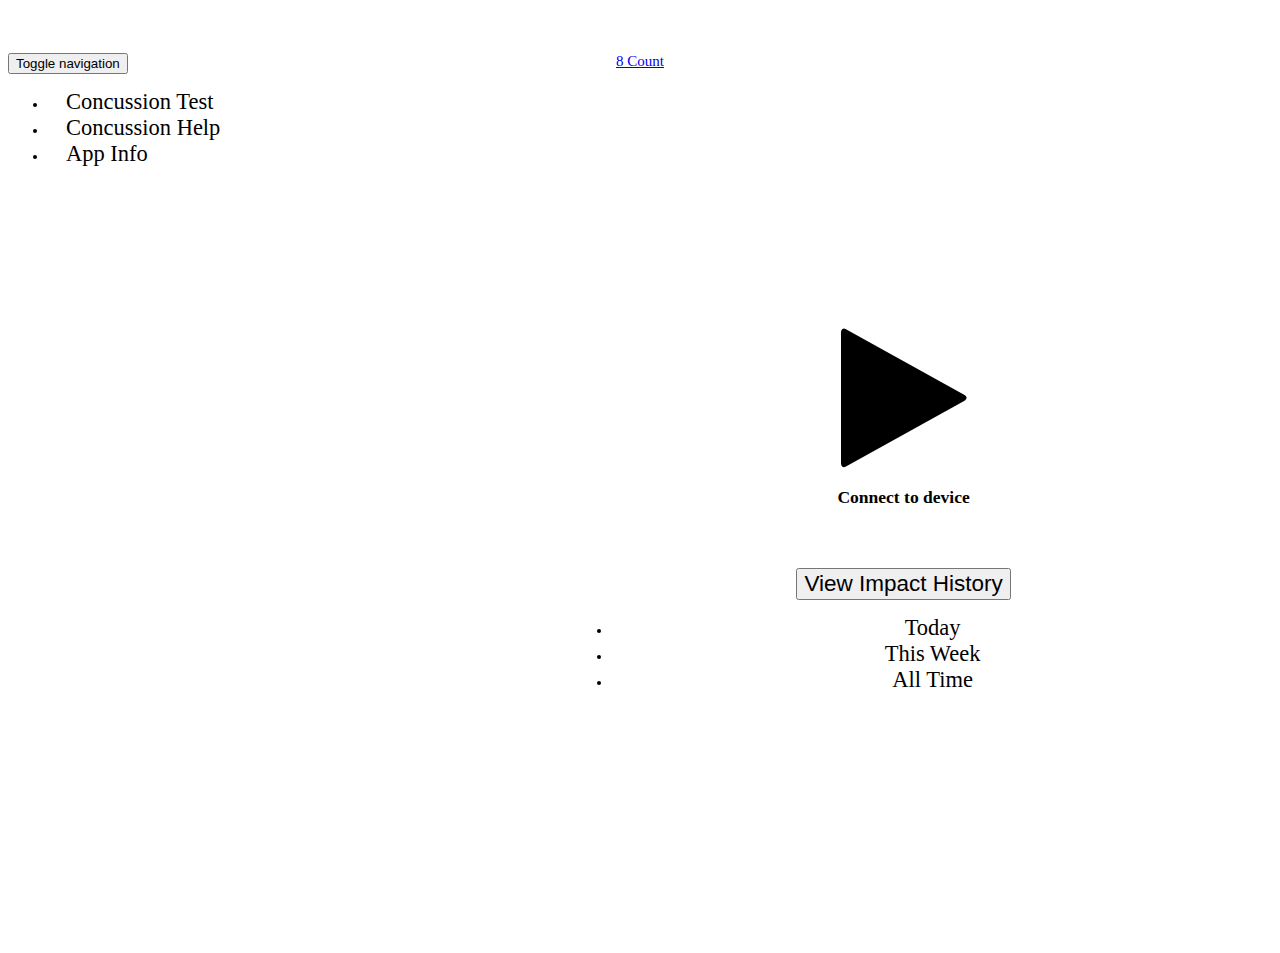
<file: index.html>
<!DOCTYPE html>
<html lang="en">
    <head>
        <meta charset="utf-8">
        <meta http-equiv="X-UA-Compatible" content="IE=edge">
        <meta name="viewport" content="width=device-width, initial-scale=1">
        <meta name="description" content="The landing page">
        <meta name="author" content="Joe Benassi">
    
        <title>8 Count</title>

        <link href="http://bootswatch.com/superhero/bootstrap.min.css" rel="stylesheet">
        <link href="css/index.css" rel="stylesheet">
        <link href="fonts/font-awesome-4.1.0/css/font-awesome.min.css" rel="stylesheet">

    </head>
    <body>
        <!--NAVBAR-->
        <nav class="navbar navbar-default navbar-fixed-top" role="navigation">
            <div class="navbar-header">
                <a class="navbar-brand" href="#">8 Count</a>
                <button type="button" class="navbar-toggle collapsed" data-toggle="collapse" data-target=".navbar-collapse">
                    <span class="sr-only">Toggle navigation</span>
                    <span class="icon-bar"></span>
                    <span class="icon-bar"></span>
                    <span class="icon-bar"></span>
                </button>
            </div>
            <div class="navbar-collapse collapse">
                <ul class="nav navbar-nav">
                    <li><span class="dropdown-item" href="#about">Concussion Test</span></li>
                    <li><span class="dropdown-item" href="#about">Concussion Help</span></li>
                    <li><span class="dropdown-item" href="#about">App Info</span></li>
                </ul>
            </div>
        </nav>

        <div class="centered-body">
            <!--CONNECTION TIMER-->
            <p id="connection_timer"></p>

            <!--CONNECTION STATUS ICON-->
            <button type="button" onclick="connectButtonClicked()" class="btn-invis" >
                <i id="connection_icon" class="fa fa-play fa-5x"></i>
            </button>

            <!--CONNECTION STATUS MESSAGE-->
            <h3 id="connection_status">sample connection status</h3>
            
            <!--IMPACT HISTORY DROPDOWN NAV MENU-->
            <div class="container" id="dropdown_menu_container">
                <div class="dropdown" id="dropdown_menu">
                    <button class="btn btn-default dropdown-toggle" type="button" id="dropdownMenu1" data-toggle="dropdown">
                        View Impact History
                        <span class="caret"></span>
                    </button>
                    <ul class="dropdown-menu" role="menu" aria-labelledby="dropdownMenu1">
                        <li role="presentation" onclick="todayClicked()"><span class="dropdown-item">  Today</span></li>
                        <li role="presentation" onclick="weekClicked()"><span tabindex="-1" class="dropdown-item">  This Week</span></li>
                        <li role="presentation" onclick="allTimeClicked()"><span tabindex="-1" class="dropdown-item">  All Time</span></li>
                    </ul>
                </div>
            </div>
        </div>

        <!-- Bootstrap core JavaScript
        ================================================== -->
        <!-- Placed at the end of the document so the pages load faster -->
        <script src="js/jquery-1.11.1.min.js"></script>
        <script src="js/bootstrap.min.js"></script>
        <script src="js/functionlib.js"></script>
        <script src="js/main.js"></script>
        <script src="js/ie10-viewport-bug-workaround.js"></script>
    </body>
</html>
</file>
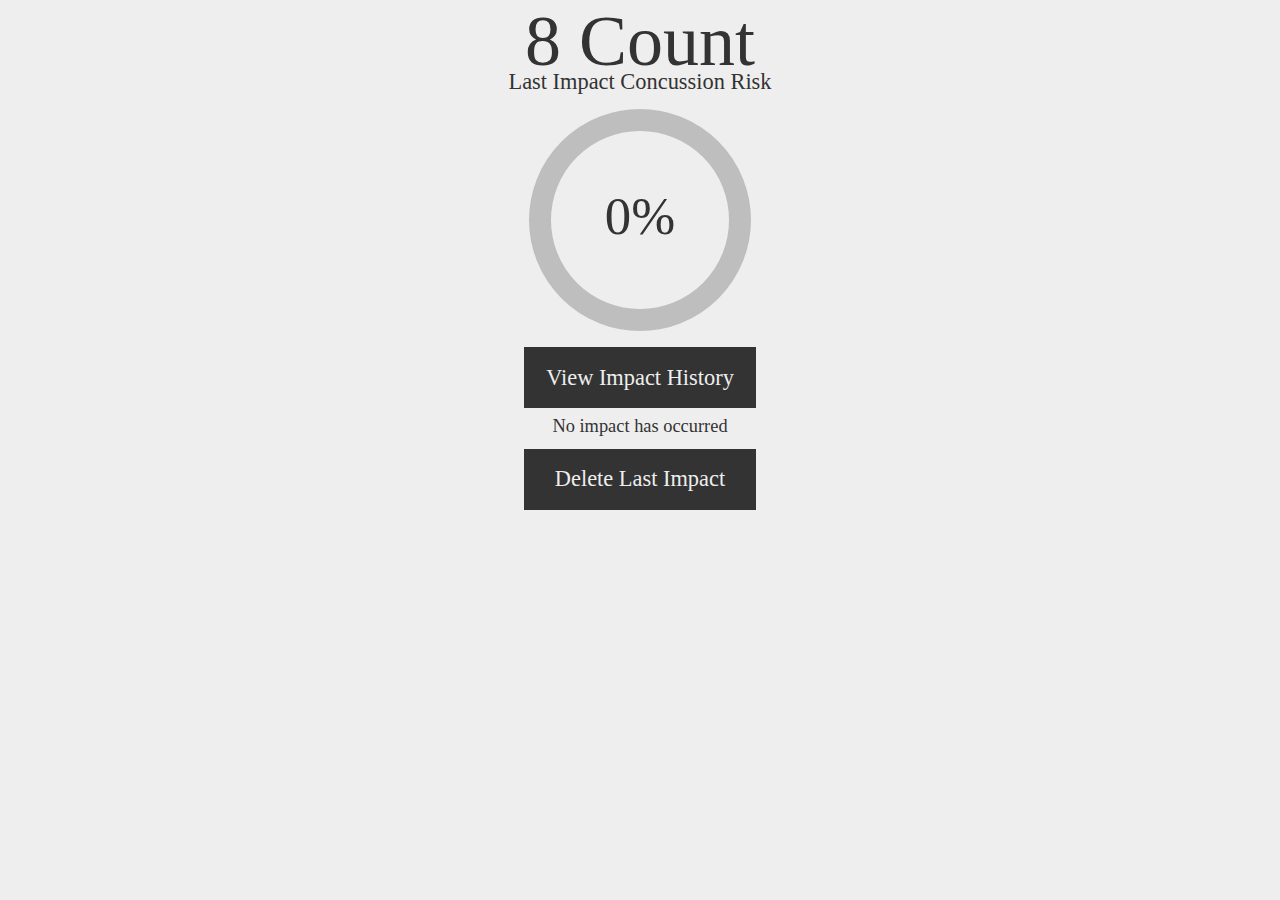
<file: MG1/www/index.html>
<!DOCTYPE html>
<html>
    <head>
        <meta http-equiv="content-type" content="text/html; charset=UTF-8">
        <meta name="viewport" content="width=device-width, initial-scale=1">
        <meta name="author" content="Joe Benassi">
        <meta charset="utf-8">
        <title>8 Count</title>
        <link rel="stylesheet" href="css/index.css"/>
        <script src="js/jquery-1.11.1.min.js"></script>
        <script src="js/jquery.classyloader.js"></script>
        <script src="js/functionlib.js"></script>
        <script src="js/main.js"></script>
    </head>
    <body>
        <div style="text-align:center;">
            <h1>8 Count</h1>
			<h2>Last Impact Concussion Risk</h2>
			<div>
                <!-- the progress bar -->
                <canvas class="riskMeter"></canvas> 
            </div>
            
            <div class="container">
                <!-- the button that lets users view their cumulative concussion risk -->
                <div class="row">
                    <a id="viewImpactHistoryButton" class="viewImpactHistoryButton" 
                       href="historypage.html">View Impact History</a> 
                </div>
                
                <!-- the text that displays when the last impact occurred -->
                <div class="row">
                    <div class="timeTicker" id="ticker">No impact has occurred</div>
                </div>
                
                <!-- the button that lets users ignore a faulty sensor reading -->
                <div class="row">
                    <button onclick="deleteLastImpactButtonClick()" id="deleteLastImpactButton" 
                            class="deleteLastImpactButton">Delete Last Impact</button>
                </div>

                <!-- @TODO: Add a visual 'heartbeat' that indicates to the user that impacts
                    are correctly being monitored. -->
            </div>
        </div>
    </body>
</html>
</file>
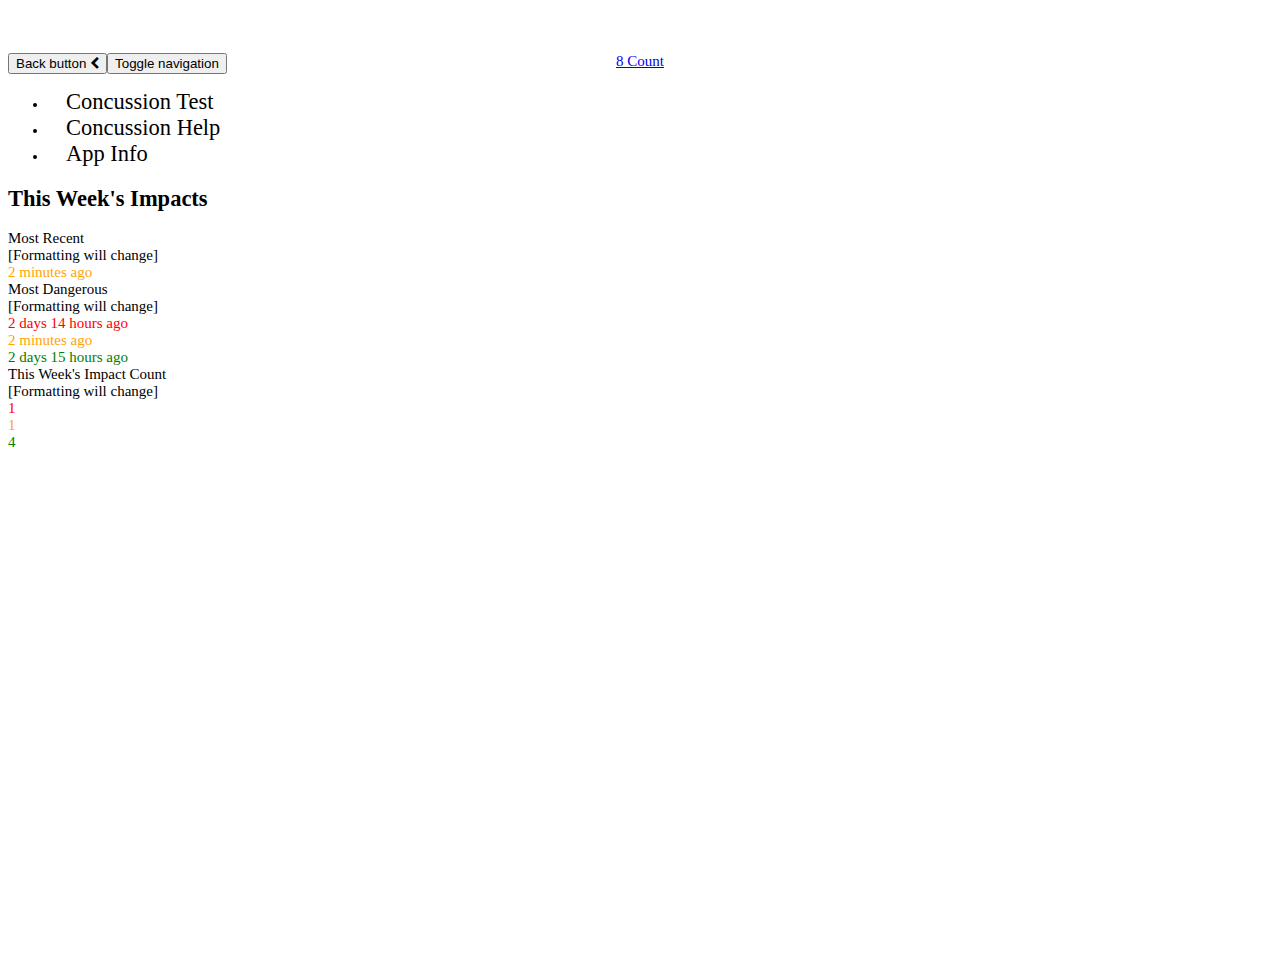
<file: historypage.html>
<!DOCTYPE html>
<html lang="en">
    <head>
        <meta charset="utf-8">
        <meta http-equiv="X-UA-Compatible" content="IE=edge">
        <meta name="viewport" content="width=device-width, initial-scale=1">
        <meta name="description" content="The impact history page">
        <meta name="author" content="Joe Benassi">
        
        <title>Impact History</title>
        
        <link href="http://bootswatch.com/superhero/bootstrap.min.css" rel="stylesheet">
        <link href="css/index.css" rel="stylesheet">
        <link href="fonts/font-awesome-4.1.0/css/font-awesome.min.css" rel="stylesheet">
        
    </head>
    <body>
        <!--NAVBAR-->
        <nav class="navbar navbar-default navbar-fixed-top" role="navigation">
            <div class="navbar-header pull-left">
                <button type="button" class="navbar-toggle collapsed" onclick="backButtonClicked()">
                    <span class="sr-only">Back button</span>
                    <i id="back_icon" class="fa fa-chevron-left fa-1x"></i>
                </button>
            </div>
            <div class="navbar-header">
                <a class="navbar-brand" href="index.html">8 Count</a>
                <button type="button" class="navbar-toggle collapsed" data-toggle="collapse" data-target=".navbar-collapse">
                    <span class="sr-only">Toggle navigation</span>
                    <span class="icon-bar"></span>
                    <span class="icon-bar"></span>
                    <span class="icon-bar"></span>
                </button>
            </div>
            <div class="navbar-collapse collapse">
                <ul class="nav navbar-nav">
                    <li><span class="dropdown-item" href="#about">Concussion Test</span></li>
                    <li><span class="dropdown-item" href="#about">Concussion Help</span></li>
                    <li><span class="dropdown-item" href="#about">App Info</span></li>
                </ul>
            </div>
        </nav>
        
        <!--PAGE HEADER-->
        <h2>This Week's Impacts</h2>
        
        <!--MOST RECENT PANEL-->
        <div class="panel panel-primary">
            <div class="panel-heading">
                <div clas="panel-title">
                    Most Recent
                </div>
            </div>
            <div class="panel-body" style="vertical-align:top">
                [Formatting will change]
                <span style="color:orange; display:block">2 minutes ago</span>
                <!--
                <div class="input-group">
                    <span class="input-group-addon" style="color:#FF0000">
                        <i class="fa fa-play fa-2x"></i>
                    </span>
                    <input class="form-control uneditable-input" placeholder="Username">
                </div>
                -->
            </div>
        </div>
        
        <!--MOST DANGEROUS PANEL-->
        <div class="panel panel-primary">
            <div class="panel-heading">
                <div clas="panel-title">
                    Most Dangerous
                </div>
            </div>
            <div class="panel-body">
                [Formatting will change]
                <span style="color:red; display:block">2 days 14 hours ago</span>
                <span style="color:orange; display:block">2 minutes ago</span>
                <span style="color:green; display:block">2 days 15 hours ago</span>
            </div>
        </div>
        
        <!--THIS WEEK'S COUNT PANEL-->
        <div class="panel panel-primary">
            <div class="panel-heading">
                <div clas="panel-title">
                    This Week's Impact Count
                </div>
            </div>
            <div class="panel-body">
                [Formatting will change]
                <span style="color:red; display:block">1</span>
                <span style="color:orange; display:block">1</span>
                <span style="color:green; display:block">4</span>
            </div>
        </div>
        
        <!-- Bootstrap core JavaScript
        ================================================== -->
        <!-- Placed at the end of the document so the pages load faster -->
        <script src="js/jquery-1.11.1.min.js"></script>
        <script src="js/bootstrap.min.js"></script>
        <script src="js/functionlib.js"></script>
        <script src="js/main.js"></script>
        <!-- IE10 viewport hack for Surface/desktop Windows 8 bug -->
        <script src="js/ie10-viewport-bug-workaround.js"></script>
      </body>
</html>
</file>
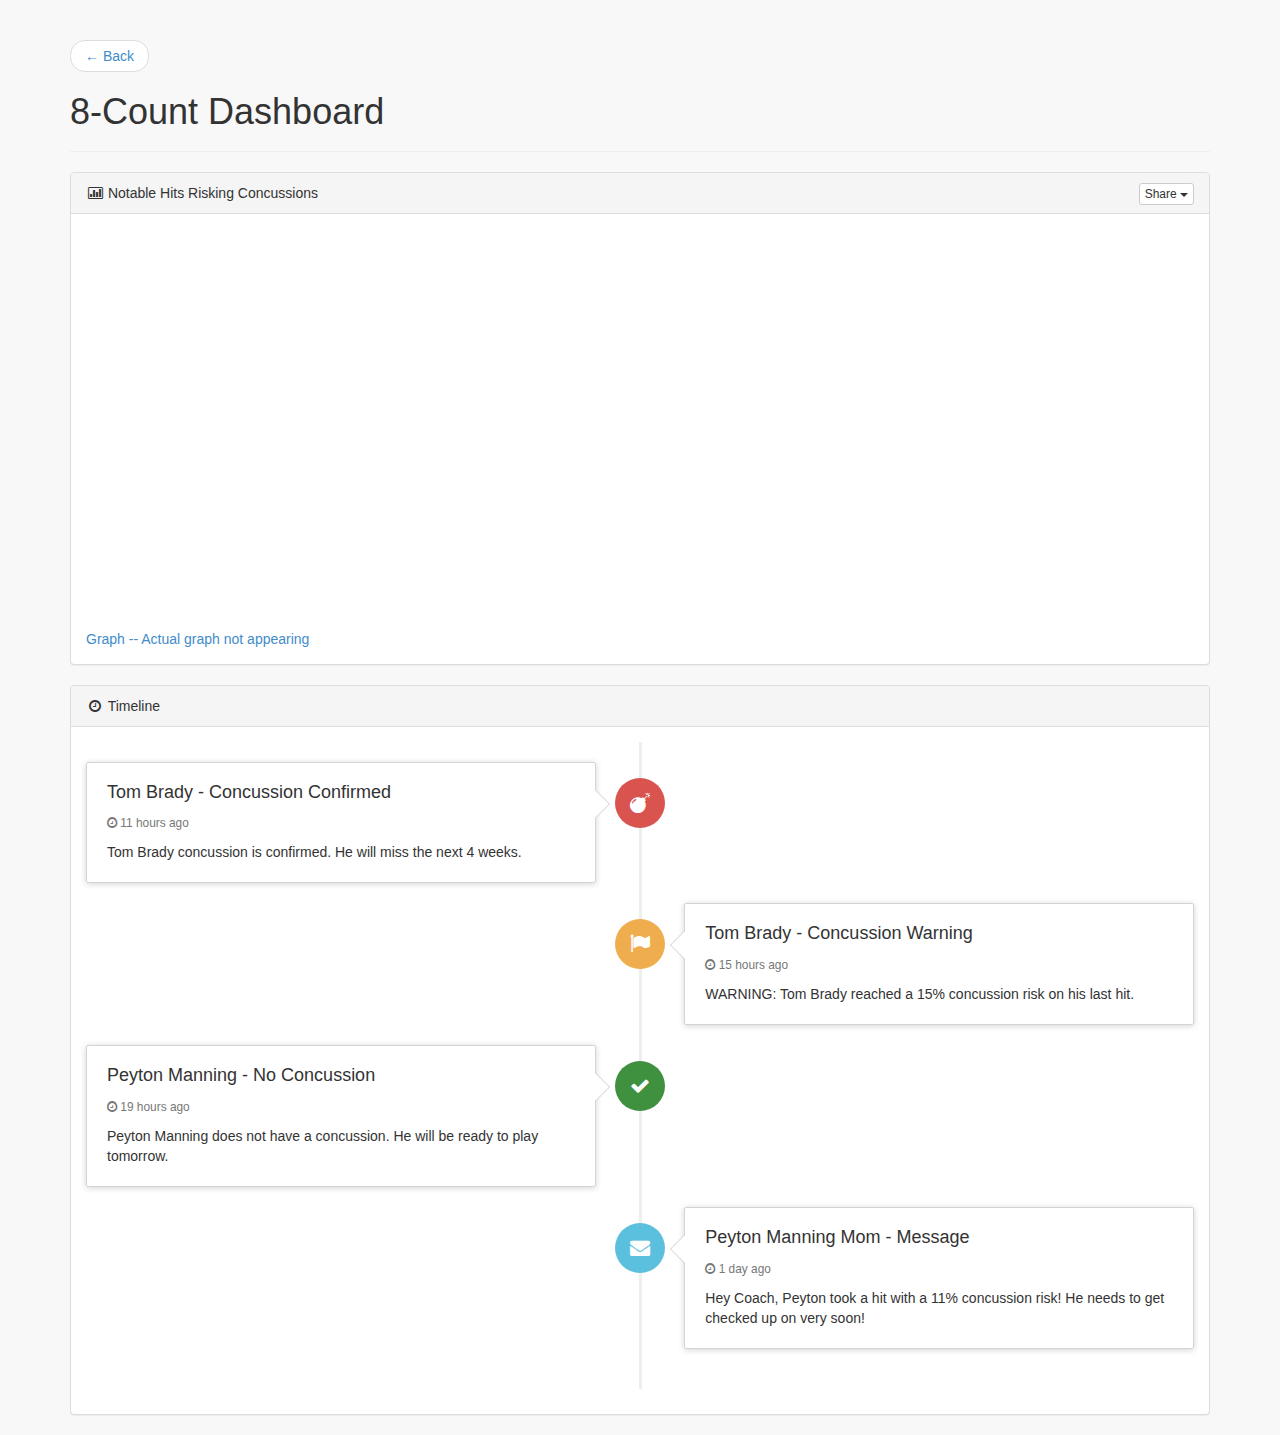
<file: MG1/www/dashboard.html>
<!DOCTYPE html>
<html lang="en">

<head>

    <meta charset="utf-8">
    <meta http-equiv="X-UA-Compatible" content="IE=edge">
    <meta name="viewport" content="width=device-width, initial-scale=1">
    <meta name="description" content="">
    <meta name="author" content="">

    <title>8-Count Dashboard</title>

    <!-- Bootstrap Core CSS -->
    <link href="css/bootstrap.min.css" rel="stylesheet">

    <!-- Timeline CSS -->
    <link href="css/timeline.css" rel="stylesheet">

    <!-- Custom CSS -->
    <link href="css/sb-admin-2.css" rel="stylesheet">

    <!-- Custom Fonts -->
    <link href="fonts/font-awesome-4.1.0/css/font-awesome.min.css" rel="stylesheet" type="text/css">

    <!-- HTML5 Shim and Respond.js IE8 support of HTML5 elements and media queries -->
    <!-- WARNING: Respond.js doesn't work if you view the page via file:// -->
    <!--[if lt IE 9]>
        <script src="https://oss.maxcdn.com/libs/html5shiv/3.7.0/html5shiv.js"></script>
        <script src="https://oss.maxcdn.com/libs/respond.js/1.4.2/respond.min.js"></script>
    <![endif]-->

</head>

<body>

    <div class="container">
        <div class="page-header">
            <ul class="pager">
                <li class="previous"><a href="index.html">&larr; Back</a></li>
            </ul>
            <h1>8-Count Dashboard</h1>
        </div>
        <!-- /.row -->
        <div class="row">
            <div class="col-lg-12">
                <div class="panel panel-default">
                    <div class="panel-heading">
                        <i class="fa fa-bar-chart-o fa-fw"></i> Notable Hits Risking Concussions
                        <div class="pull-right">
                            <div class="btn-group">
                                <button type="button" class="btn btn-default btn-xs dropdown-toggle" data-toggle="dropdown">
                                    Share
                                    <span class="caret"></span>
                                </button>
                                
                                <ul class="dropdown-menu pull-right" role="menu">
                                    <li><a href="#">Email</a>
                                    </li>
                                    <li><a href="#">Download</a>
                                    </li>
                                </ul>
                            </div>
                        </div>
                    </div>
                    <!-- /.panel-heading -->
                    <div class="panel-body">
                        <div class="flot-chart">
                            <div class="flot-chart-content" id="flot-line-chart"></div>
                        </div>
                        <a href="flot.html">Graph -- Actual graph not appearing</a>
                    </div>

                    <!-- /.panel-body -->
                </div>

                <!-- /.panel -->
                <div class="panel panel-default">
                    <div class="panel-heading">
                        <i class="fa fa-clock-o fa-fw"></i> Timeline
                    </div>
                    <!-- /.panel-heading -->
                    <div class="panel-body">
                        <ul class="timeline">
                            <li>
                                <div class="timeline-badge danger"><i class="fa fa-bomb"></i>
                                </div>
                                <div class="timeline-panel">
                                    <div class="timeline-heading">
                                        <h4 class="timeline-title">Tom Brady - Concussion Confirmed</h4>
                                        <p><small class="text-muted"><i class="fa fa-clock-o"></i> 11 hours ago</small></p>
                                    </div>
                                    <div class="timeline-body">
                                        <p>Tom Brady concussion is confirmed. He will miss the next 4 weeks.</p>
                                    </div>
                                </div>
                            </li>
                            <li class="timeline-inverted">
                                <div class="timeline-badge warning"><i class="fa fa-flag"></i>
                                </div>
                                <div class="timeline-panel">
                                    <div class="timeline-heading">
                                        <h4 class="timeline-title">Tom Brady - Concussion Warning</h4>
                                        <p><small class="text-muted"><i class="fa fa-clock-o"></i> 15 hours ago</small></p>
                                    </div>
                                    <div class="timeline-body">
                                        <p>WARNING: Tom Brady reached a 15% concussion risk on his last hit.</p>
                                    </div>
                                </div>
                            </li>
                            <li>
                                <div class="timeline-badge success"><i class="fa fa-check"></i>
                                </div>
                                <div class="timeline-panel">
                                    <div class="timeline-heading">
                                        <h4 class="timeline-title">Peyton Manning - No Concussion</h4>
                                        <p><small class="text-muted"><i class="fa fa-clock-o"></i> 19 hours ago</small></p>
                                    </div>
                                    <div class="timeline-body">
                                        <p>Peyton Manning does not have a concussion. He will be ready to play tomorrow.</p>
                                    </div>
                                </div>
                            </li>
                            <li class="timeline-inverted">
                                <div class="timeline-badge info"><i class="fa fa-envelope"></i>
                                </div>
                                <div class="timeline-panel">
                                    <div class="timeline-heading">
                                        <h4 class="timeline-title">Peyton Manning Mom - Message</h4>
                                        <p><small class="text-muted"><i class="fa fa-clock-o"></i> 1 day ago</small></p>
                                    </div>
                                    <div class="timeline-body">
                                        <p>Hey Coach, Peyton took a hit with a 11% concussion risk! He needs to get checked up on very soon!</p>
                                    </div>
                                </div>
                            </li>
                        </ul>
                    </div>
                    <!-- /.panel-body -->
                </div>
                <!-- /.panel -->
            </div>
            <!-- /.col-lg-8 -->
            
            
        </div>
        <!-- /.row -->

    </div>
    <!-- /.container -->

    <!-- jQuery Version 1.11.0 -->
    <script src="js/jquery-1.11.0.js"></script>

    <!-- Bootstrap Core JavaScript -->
    <script src="js/bootstrap.min.js"></script>

</body>

</html>
</file>
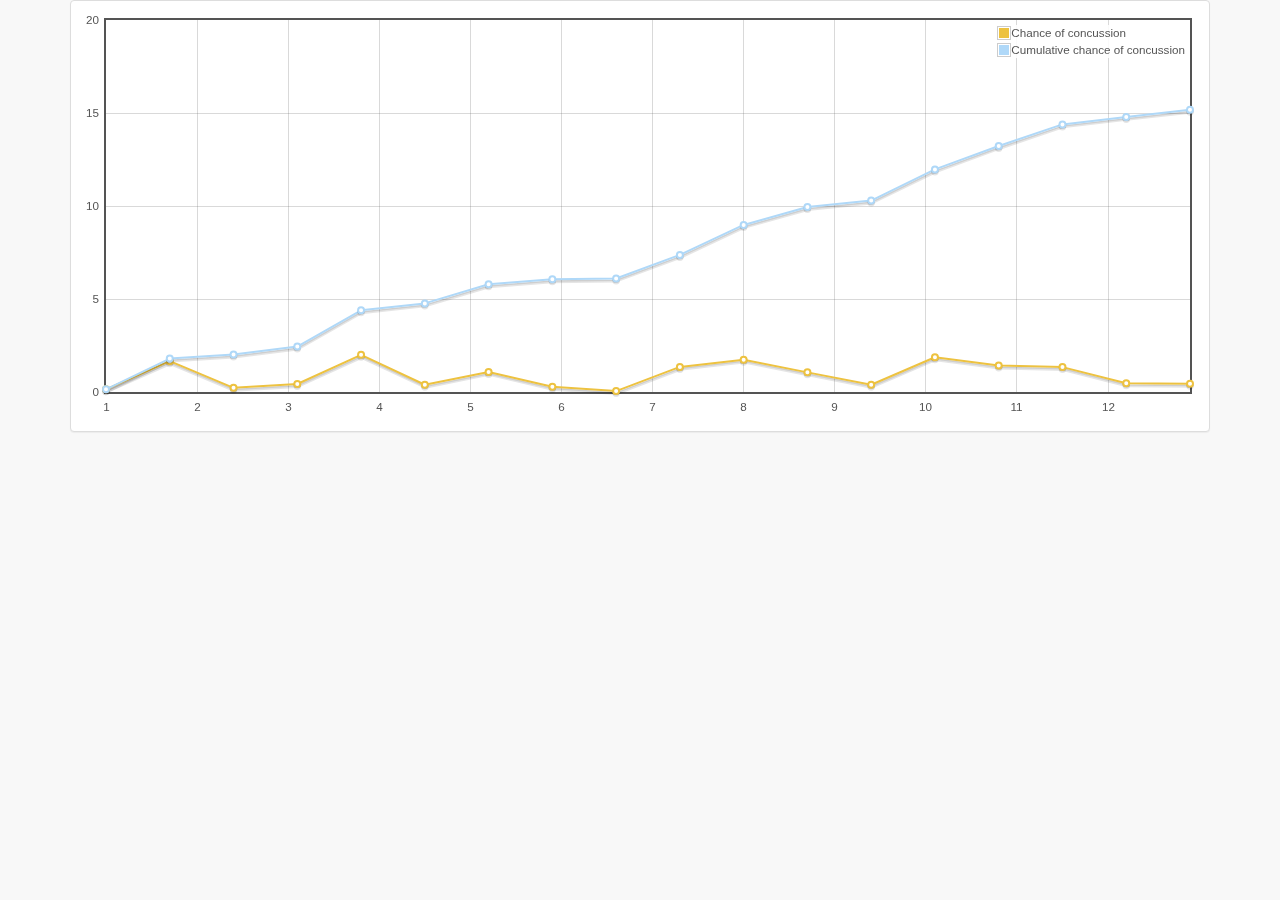
<file: MG1/www/flot.html>
<!DOCTYPE html>
<html lang="en">

<head>

    <meta charset="utf-8">
    <meta http-equiv="X-UA-Compatible" content="IE=edge">
    <meta name="viewport" content="width=device-width, initial-scale=1">
    <meta name="description" content="">
    <meta name="author" content="">

    <title>Flot Plot</title>

    <!-- Bootstrap Core CSS -->
    <link href="css/bootstrap.min.css" rel="stylesheet">

    <!-- Custom CSS -->
    <link href="css/sb-admin-2.css" rel="stylesheet">

    <!-- Custom Fonts -->
    <link href="fonts/font-awesome-4.1.0/css/font-awesome.min.css" rel="stylesheet" type="text/css">

    <!-- HTML5 Shim and Respond.js IE8 support of HTML5 elements and media queries -->
    <!-- WARNING: Respond.js doesn't work if you view the page via file:// -->
    <!--[if lt IE 9]>
        <script src="https://oss.maxcdn.com/libs/html5shiv/3.7.0/html5shiv.js"></script>
        <script src="https://oss.maxcdn.com/libs/respond.js/1.4.2/respond.min.js"></script>
    <![endif]-->

</head>

<body>

    <div class="container">
            <!-- /.row -->
            <div class="row">
                <div class="col-lg-12">
                    <div class="panel panel-default">
                        <div class="panel-body">
                            <div class="flot-chart">
                                <div class="flot-chart-content" id="flot-line-chart"></div>
                            </div>
                        </div>
                        <!-- /.panel-body -->
                    </div>
                    <!-- /.panel -->
                </div>
                <!-- /.col-lg-12 -->
                
                

                
<!--
                <div class="col-lg-6">
                    <div class="panel panel-default">
                        <div class="panel-heading">
                            Bar Chart Example
                        </div>
                        
                        <div class="panel-body">
                            <div class="flot-chart">
                                <div class="flot-chart-content" id="flot-bar-chart"></div>
                            </div>
                        </div>
                        
                    </div>
                </div>
            -->
                <!-- /.col-lg-6 -->
            </div>
            <!-- /.row -->

    </div>
    <!-- /#container -->

    <!-- jQuery Version 1.11.0 -->
    <script src="js/jquery-1.11.0.js"></script>

    <!-- Bootstrap Core JavaScript -->
    <script src="js/bootstrap.min.js"></script>

    <!-- Flot Charts JavaScript -->
    <script src="js/plugins/flot/excanvas.min.js"></script>
    <script src="js/plugins/flot/jquery.flot.js"></script>
    <script src="js/plugins/flot/jquery.flot.pie.js"></script>
    <script src="js/plugins/flot/jquery.flot.resize.js"></script>
    <script src="js/plugins/flot/jquery.flot.tooltip.min.js"></script>
    <script src="js/plugins/flot/flot-data.js"></script>

</body>

</html>
</file>
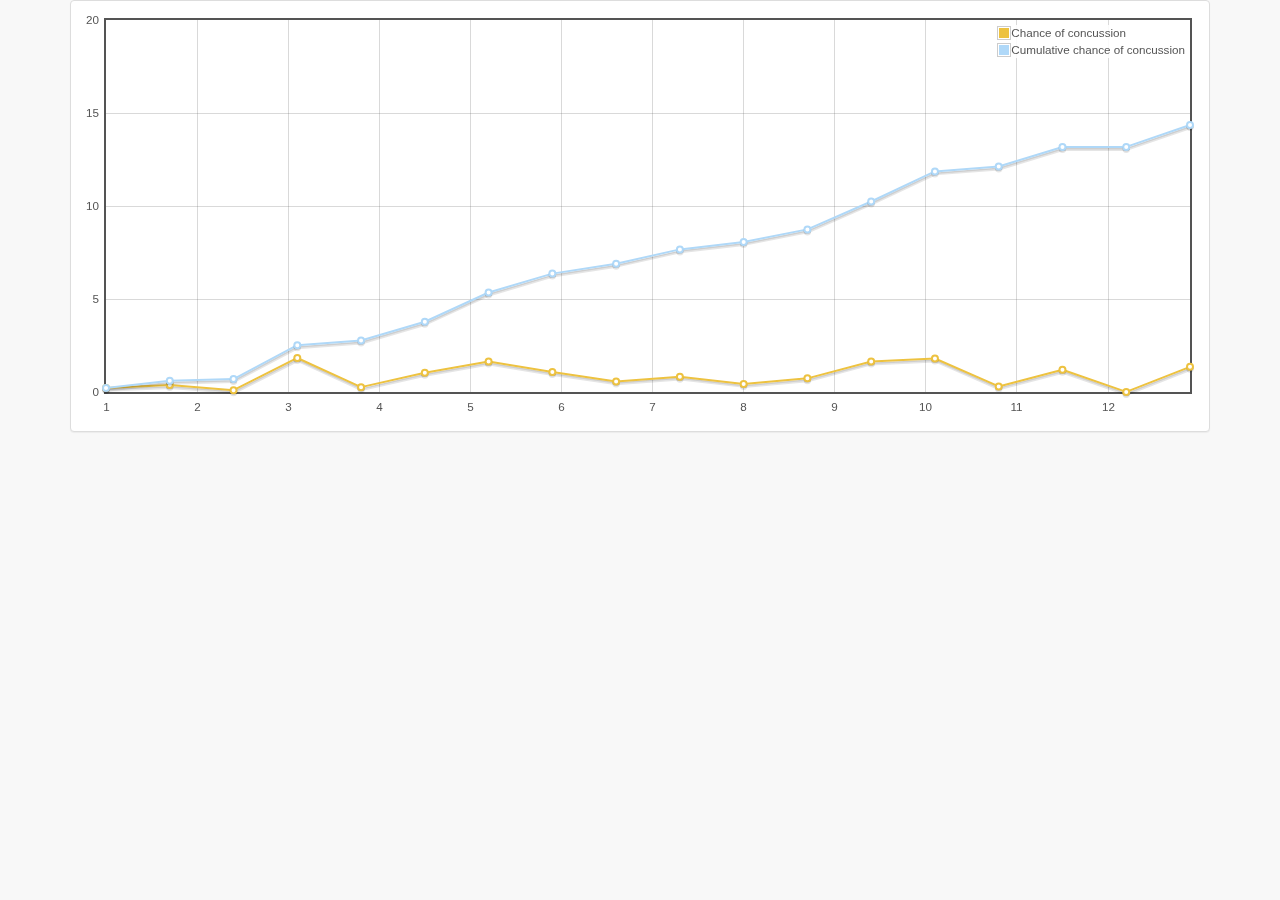
<file: MG1/www/historypage.html>
<!DOCTYPE html>
<html lang="en">

<head>

    <meta charset="utf-8">
    <meta http-equiv="X-UA-Compatible" content="IE=edge">
    <meta name="viewport" content="width=device-width, initial-scale=1">
    <meta name="description" content="">
    <meta name="author" content="Joe Benassi">

    <title>Flot Plot</title>

    <!-- Bootstrap Core CSS -->
    <link href="css/bootstrap.min.css" rel="stylesheet">

    <!-- Custom CSS -->
    <link href="css/sb-admin-2.css" rel="stylesheet">

    <!-- Custom Fonts -->
    <link href="fonts/font-awesome-4.1.0/css/font-awesome.min.css" rel="stylesheet" type="text/css">
    <script src="js/bootstrap.min.js"></script>
    <script src="js/main.js"></script>

    <!-- HTML5 Shim and Respond.js IE8 support of HTML5 elements and media queries -->
    <!-- WARNING: Respond.js doesn't work if you view the page via file:// -->
    <!--[if lt IE 9]>
        <script src="https://oss.maxcdn.com/libs/html5shiv/3.7.0/html5shiv.js"></script>
        <script src="https://oss.maxcdn.com/libs/respond.js/1.4.2/respond.min.js"></script>
    <![endif]-->

</head>

<body>

    <div class="container">
            <!-- /.row -->
            <div class="row">
                <div class="col-lg-12">
                    <div class="panel panel-default">
                        <div class="panel-body">
                            <div class="flot-chart">
                                <div class="flot-chart-content" id="flot-line-chart"></div>
                            </div>
                        </div>
                        <!-- /.panel-body -->
                    </div>
                    <!-- /.panel -->
                </div>
                <!-- /.col-lg-12 -->
                
                

                
<!--
                <div class="col-lg-6">
                    <div class="panel panel-default">
                        <div class="panel-heading">
                            Bar Chart Example
                        </div>
                        
                        <div class="panel-body">
                            <div class="flot-chart">
                                <div class="flot-chart-content" id="flot-bar-chart"></div>
                            </div>
                        </div>
                        
                    </div>
                </div>
            -->
                <!-- /.col-lg-6 -->
            </div>
            <!-- /.row -->

    </div>
    <!-- /#container -->

    <!-- jQuery Version 1.11.1 -->
    <script src="js/jquery-1.11.1.min.js"></script>

    <!-- Bootstrap Core JavaScript -->
    <script src="js/bootstrap.min.js"></script>

    <!-- Flot Charts JavaScript -->
    <script src="js/plugins/flot/excanvas.min.js"></script>
    <script src="js/plugins/flot/jquery.flot.js"></script>
    <script src="js/plugins/flot/jquery.flot.pie.js"></script>
    <script src="js/plugins/flot/jquery.flot.resize.js"></script>
    <script src="js/plugins/flot/jquery.flot.tooltip.min.js"></script>
    <script src="js/plugins/flot/flot-data.js"></script>

</body>

</html>
</file>
<file: css/index.css>
body, html {
    height: 100%;
    display: table; 
    width: 100%;
    font-size: 15px;
}

body {
    padding-top: 3em;
}

.navbar-brand {
    position: absolute;
    width: 100%;
    left: 0;
    text-align: center;
    margin: auto;
}
    
.btn-invis {
    background: transparent;
    border: none !important;
}

.btn-invis:focus {
    outline: none;   
}

.btn-invis:active {
    color: #888;   
}

.centered-body {
    display: table-cell; 
    vertical-align: middle; 
    horizontal-align: middle; 
    text-align: center;
    padding: 3.5em;
}

#connection_status {
    margin-top: .3em;
}

#connection_icon {
    font-size: 12em;   
}

#connection_timer {
    margin-bottom: -.3em;   
    font-size: 2em;
}

#dropdown_menu_container {
    margin-top: 4em;
}

#dropdown_menu {
    display: inline;   
}

.dropdown-item {
    font-size: 1.5em;
    margin-left: .8em;
}

#dropdownMenu1 {
    font-size: 1.5em;
}
</file>
<file: MG1/www/css/index.css>
html, body, h1, h2, h3, h4, ul, ol, li, p, a {
    padding: 0;
    border: 0;
    margin: 0;
}

body {
    padding: 15;
    background-color: #EEEEEE;
}

h1, h2, h3, h4, h5, h6, p, a, .timeTicker, button {
    font-family: "Segoe UI"; font-weight: lighter;
    color: #333333;
}

h1 {
    font-size: 4.5em;
    margin-bottom: -.2em;
}

h2, a, button {
    font-size: 1.4em;
}

button {
    border: 0;
}

.riskMeter {
    margin-bottom: 1em;
    margin-left: -5em;
    margin-right: -5em;
}

.timeTicker {
    margin-top: 1.4em;
    font-size: 1.15em;
}

.viewImpactHistoryButton, button {
    text-shadow: none;
    padding: .8em 1em;
    margin-top: .5em;
    background: #333333;
    color: #EEE;
    text-decoration: none;
}

.viewImpactHistoryButton:active {
    background: #999999;
}

.container {
    display: table;
    table-layout: auto;
    align-self: center;
    margin-left: auto;
    margin-right: auto;
    width: 100%;
}

.row {
    display: table-row;
}

button:active {
    background: #999999;
}
</file>
<file: MG1/www/css/timeline.css>
.timeline {
    position: relative;
    padding: 20px 0 20px;
    list-style: none;
}

.timeline:before {
    content: " ";
    position: absolute;
    top: 0;
    bottom: 0;
    left: 50%;
    width: 3px;
    margin-left: -1.5px;
    background-color: #eeeeee;
}

.timeline > li {
    position: relative;
    margin-bottom: 20px;
}

.timeline > li:before,
.timeline > li:after {
    content: " ";
    display: table;
}

.timeline > li:after {
    clear: both;
}

.timeline > li:before,
.timeline > li:after {
    content: " ";
    display: table;
}

.timeline > li:after {
    clear: both;
}

.timeline > li > .timeline-panel {
    float: left;
    position: relative;
    width: 46%;
    padding: 20px;
    border: 1px solid #d4d4d4;
    border-radius: 2px;
    -webkit-box-shadow: 0 1px 6px rgba(0,0,0,0.175);
    box-shadow: 0 1px 6px rgba(0,0,0,0.175);
}

.timeline > li > .timeline-panel:before {
    content: " ";
    display: inline-block;
    position: absolute;
    top: 26px;
    right: -15px;
    border-top: 15px solid transparent;
    border-right: 0 solid #ccc;
    border-bottom: 15px solid transparent;
    border-left: 15px solid #ccc;
}

.timeline > li > .timeline-panel:after {
    content: " ";
    display: inline-block;
    position: absolute;
    top: 27px;
    right: -14px;
    border-top: 14px solid transparent;
    border-right: 0 solid #fff;
    border-bottom: 14px solid transparent;
    border-left: 14px solid #fff;
}

.timeline > li > .timeline-badge {
    z-index: 100;
    position: absolute;
    top: 16px;
    left: 50%;
    width: 50px;
    height: 50px;
    margin-left: -25px;
    border-radius: 50% 50% 50% 50%;
    text-align: center;
    font-size: 1.4em;
    line-height: 50px;
    color: #fff;
    background-color: #999999;
}

.timeline > li.timeline-inverted > .timeline-panel {
    float: right;
}

.timeline > li.timeline-inverted > .timeline-panel:before {
    right: auto;
    left: -15px;
    border-right-width: 15px;
    border-left-width: 0;
}

.timeline > li.timeline-inverted > .timeline-panel:after {
    right: auto;
    left: -14px;
    border-right-width: 14px;
    border-left-width: 0;
}

.timeline-badge.primary {
    background-color: #2e6da4 !important;
}

.timeline-badge.success {
    background-color: #3f903f !important;
}

.timeline-badge.warning {
    background-color: #f0ad4e !important;
}

.timeline-badge.danger {
    background-color: #d9534f !important;
}

.timeline-badge.info {
    background-color: #5bc0de !important;
}

.timeline-title {
    margin-top: 0;
    color: inherit;
}

.timeline-body > p,
.timeline-body > ul {
    margin-bottom: 0;
}

.timeline-body > p + p {
    margin-top: 5px;
}

@media(max-width:767px) {
    ul.timeline:before {
        left: 40px;
    }

    ul.timeline > li > .timeline-panel {
        width: calc(100% - 90px);
        width: -moz-calc(100% - 90px);
        width: -webkit-calc(100% - 90px);
    }

    ul.timeline > li > .timeline-badge {
        top: 16px;
        left: 15px;
        margin-left: 0;
    }

    ul.timeline > li > .timeline-panel {
        float: right;
    }

    ul.timeline > li > .timeline-panel:before {
        right: auto;
        left: -15px;
        border-right-width: 15px;
        border-left-width: 0;
    }

    ul.timeline > li > .timeline-panel:after {
        right: auto;
        left: -14px;
        border-right-width: 14px;
        border-left-width: 0;
    }
}
</file>
<file: MG1/www/css/sb-admin-2.css>
/*!
 * Start Bootstrap - SB Admin 2 Bootstrap Admin Theme (http://startbootstrap.com)
 * Code licensed under the Apache License v2.0.
 * For details, see http://www.apache.org/licenses/LICENSE-2.0.
 */

body {
    background-color: #f8f8f8;
}

.flot-chart {
    display: block;
    height: 400px;
}

.flot-chart-content {
    width: 100%;
    height: 100%;
}
</file>
